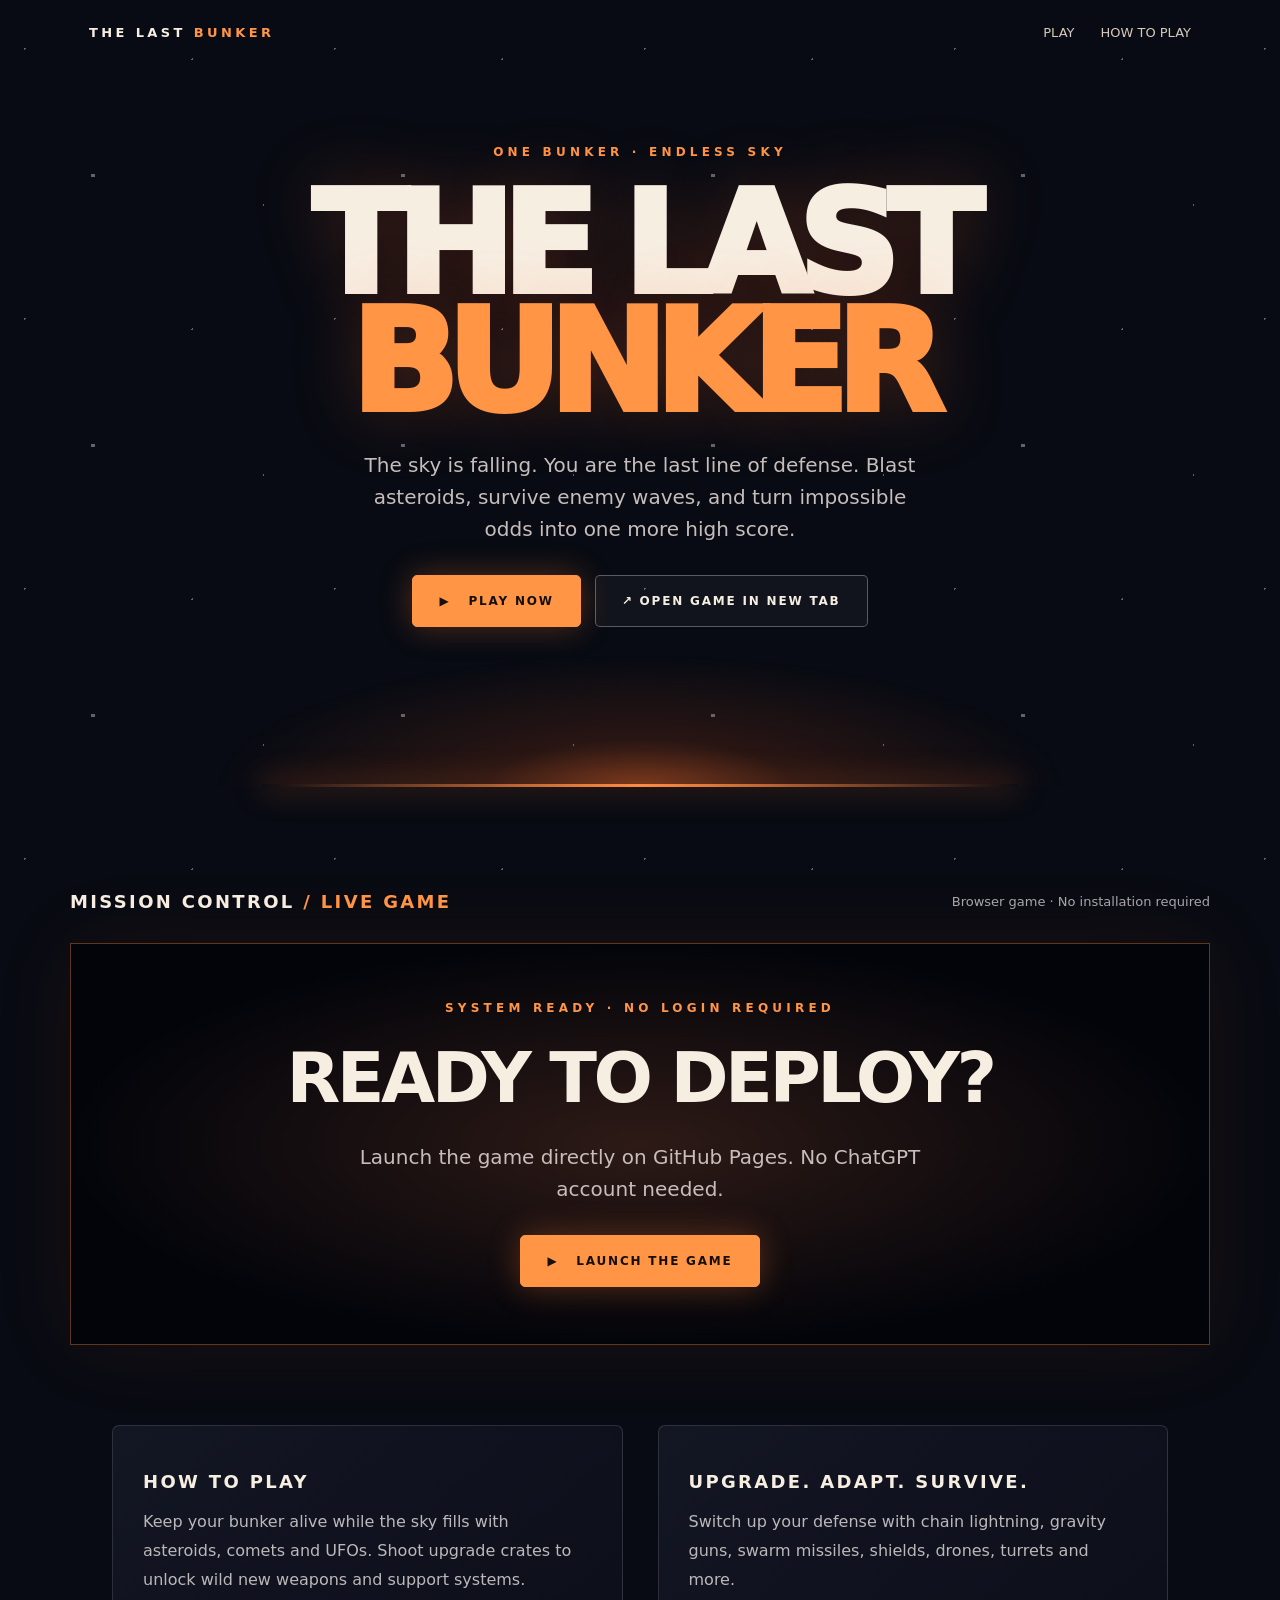
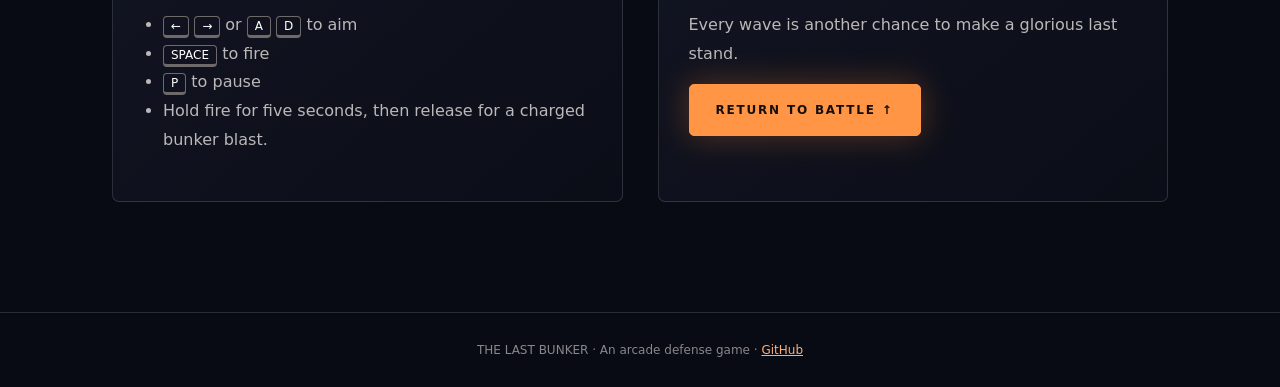
<file: index.html>
<!doctype html>
<html lang="en"><head><meta charset="utf-8"><meta name="viewport" content="width=device-width,initial-scale=1"><meta name="theme-color" content="#090d18"><meta name="description" content="The Last Bunker: a free browser-based arcade defense game. Hold the line against asteroids, comets and UFOs."><title>The Last Bunker | Play Free</title><style>
:root{color-scheme:dark;--bg:#080b13;--fg:#f7eee2;--muted:#a8a6ac;--orange:#ff9545;--line:#ffffff22}*{box-sizing:border-box}html{scroll-behavior:smooth}body{margin:0;background:var(--bg);color:var(--fg);font-family:system-ui,-apple-system,Segoe UI,sans-serif;overflow-x:hidden}body:before{content:"";position:fixed;inset:0;pointer-events:none;opacity:.36;background-image:radial-gradient(1px 1px at 8% 18%,white 98%,transparent),radial-gradient(2px 2px at 30% 65%,white 98%,transparent),radial-gradient(1px 1px at 62% 22%,white 98%,transparent),radial-gradient(1px 1px at 85% 76%,white 98%,transparent);background-size:310px 270px;animation:drift 45s linear infinite}@keyframes drift{to{background-position:310px 270px}}a{color:inherit}header{max-width:1150px;margin:auto;display:flex;align-items:center;justify-content:space-between;padding:25px 24px;gap:16px}header a{text-decoration:none}.brand{font-size:13px;letter-spacing:.26em;font-weight:900}.brand span{color:var(--orange)}nav{display:flex;gap:26px;font-size:13px;color:#d7c9bb}nav a:hover{color:var(--orange)}main{position:relative}.hero{text-align:center;padding:80px 20px 60px;max-width:950px;margin:auto}.eyebrow{color:var(--orange);font-size:12px;letter-spacing:.35em;font-weight:800}.hero h1{font-size:clamp(60px,11vw,148px);line-height:.84;letter-spacing:-.085em;margin:27px 0 26px;font-weight:1000;text-shadow:0 0 70px #ff6a263b}.hero h1 span{display:block;color:var(--orange)}.lead{max-width:570px;margin:0 auto 30px;color:#c7bdba;font-size:clamp(16px,2vw,20px);line-height:1.6}.actions{display:flex;justify-content:center;gap:14px;flex-wrap:wrap}.btn{display:inline-flex;align-items:center;justify-content:center;min-height:52px;padding:0 26px;border:1px solid #ffffff4d;border-radius:5px;background:#ffffff0a;text-decoration:none;text-transform:uppercase;letter-spacing:.15em;font-weight:850;font-size:12px;cursor:pointer;color:var(--fg)}.btn.primary{background:var(--orange);border-color:var(--orange);color:#16100c;box-shadow:0 0 32px #ff7b3350}.btn:hover{transform:translateY(-2px);filter:brightness(1.12)}.horizon{height:140px;max-width:900px;margin:20px auto 0;background:radial-gradient(ellipse at 50% 100%,#f76a2870 0%,#ff5d1a22 24%,transparent 67%);position:relative}.horizon:before{content:"";position:absolute;bottom:0;left:8%;right:8%;height:3px;background:linear-gradient(90deg,transparent,#ff8b43,transparent);box-shadow:0 0 30px #ff732f}.game-section{max-width:1180px;margin:0 auto;padding:30px 20px 80px}.section-head{display:flex;justify-content:space-between;align-items:center;gap:12px;flex-wrap:wrap;margin-bottom:16px}.section-head h2,.details h2{font-size:18px;letter-spacing:.13em;text-transform:uppercase}.small{color:var(--muted);font-size:13px}.game-shell{border:1px solid #ff8d465e;background:#02040a;box-shadow:0 0 80px #f65d1615;position:relative;min-height:400px}.game-shell iframe{width:100%;height:min(74vw,730px);min-height:400px;border:0;display:block}.fallback{padding:12px 20px;text-align:center;background:#171923;color:#aaa;font-size:12px}.fallback a{color:#ffc28d}.details{max-width:1100px;margin:0 auto 110px;padding:0 22px;display:grid;grid-template-columns:1fr 1fr;gap:35px}.panel{padding:30px;border:1px solid var(--line);background:linear-gradient(140deg,#171b29bb,#0c1019bb);border-radius:7px}.panel p,.panel li{color:#bcb8b9;line-height:1.8}.panel ul{padding-left:20px}.key{border:1px solid #6e6a69;border-bottom-width:3px;border-radius:4px;padding:2px 7px;color:#fff;font-size:12px;white-space:nowrap}footer{border-top:1px solid var(--line);padding:30px 20px;text-align:center;color:#89878c;font-size:12px}footer a{color:#ffad75}@media(max-width:650px){header{padding:20px 16px}nav{gap:12px}.hero{padding-top:55px}.details{grid-template-columns:1fr}.game-shell iframe{height:580px}.section-head h2{margin:0}}
</style></head><body><header><a class="brand" href="#top">THE LAST <span>BUNKER</span></a><nav><a href="#play">PLAY</a><a href="#how-to-play">HOW TO PLAY</a></nav></header><main id="top"><section class="hero"><div class="eyebrow">ONE BUNKER · ENDLESS SKY</div><h1>THE LAST <span>BUNKER</span></h1><p class="lead">The sky is falling. You are the last line of defense. Blast asteroids, survive enemy waves, and turn impossible odds into one more high score.</p><div class="actions"><a class="btn primary" href="./game/">▶ &nbsp; Play now</a><a class="btn" href="./game/" target="_blank" rel="noopener noreferrer">↗ Open game in new tab</a></div><div class="horizon" aria-hidden="true"></div></section><section class="game-section" id="play"><div class="section-head"><h2>Mission control <span style="color:var(--orange)">/ Live game</span></h2><span class="small">Browser game · No installation required</span></div><div class="game-shell"><div style="min-height:400px;display:flex;align-items:center;justify-content:center;flex-direction:column;text-align:center;padding:45px 20px;background:radial-gradient(ellipse at center,#2d1a16,#02040a 72%)"><div class="eyebrow">SYSTEM READY · NO LOGIN REQUIRED</div><h2 style="font-size:clamp(34px,6vw,70px);letter-spacing:-.05em;margin:22px 0">READY TO DEPLOY?</h2><p class="lead">Launch the game directly on GitHub Pages. No ChatGPT account needed.</p><a class="btn primary" href="./game/">▶ &nbsp; Launch the game</a></div></div></section><section class="details" id="how-to-play"><div class="panel"><h2>How to play</h2><p>Keep your bunker alive while the sky fills with asteroids, comets and UFOs. Shoot upgrade crates to unlock wild new weapons and support systems.</p><ul><li><span class="key">←</span> <span class="key">→</span> or <span class="key">A</span> <span class="key">D</span> to aim</li><li><span class="key">SPACE</span> to fire</li><li><span class="key">P</span> to pause</li><li>Hold fire for five seconds, then release for a charged bunker blast.</li></ul></div><div class="panel"><h2>Upgrade. Adapt. Survive.</h2><p>Switch up your defense with chain lightning, gravity guns, swarm missiles, shields, drones, turrets and more.</p><p>Every wave is another chance to make a glorious last stand.</p><a class="btn primary" href="./game/">Return to battle ↑</a></div></section></main><footer>THE LAST BUNKER · An arcade defense game · <a href="https://github.com/howardlyonart/the-last-bunker-play">GitHub</a></footer></body></html>
</file>
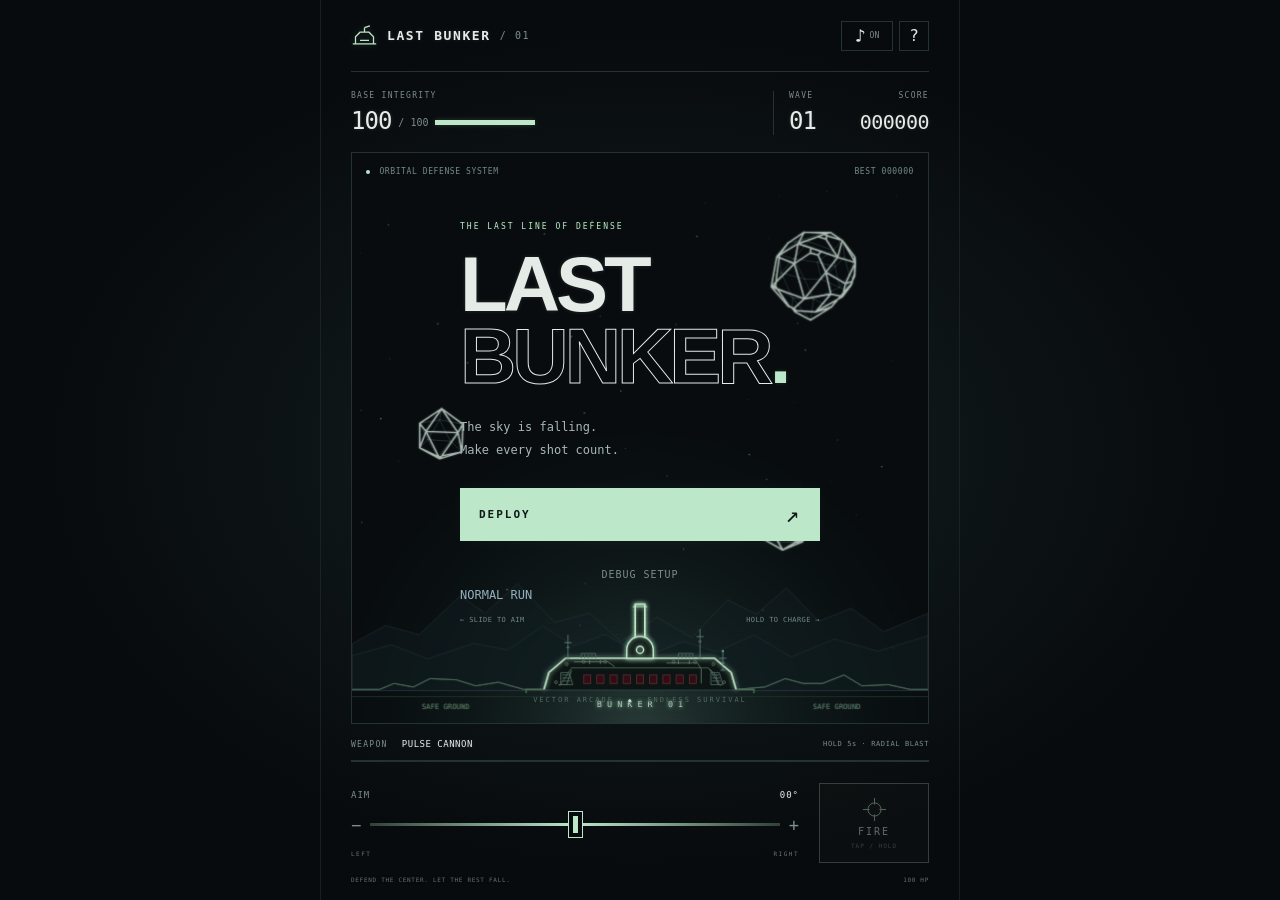
<file: game/index.html>
<!doctype html>
<html lang="en"><head><meta charset="utf-8"><meta name="viewport" content="width=device-width, initial-scale=1, viewport-fit=cover"><meta name="theme-color" content="#080b0d"><meta name="apple-mobile-web-app-capable" content="yes"><meta name="apple-mobile-web-app-status-bar-style" content="black-translucent"><meta name="description" content="Hold the line. A vector arcade defense game with tumbling 3D asteroids and charged weapons."><title>Last Bunker — Hold the line</title><link rel="icon" href="icon.svg" type="image/svg+xml"><link rel="stylesheet" href="style.css"></head>
<body><main id="app">
<header><a class="brand" href="./" aria-label="Last Bunker home"><svg viewBox="0 0 30 24" aria-hidden="true"><path d="M2 21h26M5 21v-8l5-5h10l5 5v8M10 17h10M15 8V3m0 0 6-2"/></svg>LAST BUNKER<span class="edition"> / 01</span></a><div class="tools"><button id="sound" class="icon-button" aria-label="Disable sound" aria-pressed="true" title="Sound">♪<span id="soundState">ON</span></button><button id="testTools" class="debug-tool" hidden>TEST</button><button id="help" class="icon-button" aria-label="How to play">?</button><button id="pause" class="icon-button" aria-label="Pause game" hidden>Ⅱ</button></div></header>
<section class="hud" aria-label="Game status"><div><span class="label">BASE INTEGRITY</span><div class="health-row"><strong id="health">100</strong><span class="unit">/ 100</span><div class="health-track"><i id="healthBar"></i></div></div></div><div class="wave-stat"><span class="label">WAVE</span><strong id="wave">01</strong></div><div class="score-stat"><span class="label">SCORE</span><strong id="score">000000</strong></div></section>
<section id="field" class="field" aria-label="Asteroid defense playfield"><canvas id="game"></canvas><div class="field-top"><span><i class="live-dot"></i> ORBITAL DEFENSE SYSTEM</span><span id="best">BEST 000000</span></div><div id="debugStats" class="debug-stats" aria-label="Rendering resolution and frame rate" hidden></div><div id="toast" class="toast" aria-live="polite"></div><div id="waveBanner" class="wave-banner"></div>
<div id="menu" class="overlay"><div class="menu-content"><div class="eyebrow">THE LAST LINE OF DEFENSE</div><h1>LAST<br><span>BUNKER</span><span class="title-period">.</span></h1><p id="intro" class="intro">The sky is falling.<br>Make every shot count.</p><button id="start" class="primary">DEPLOY <span>↗</span></button><button id="debugSetup" class="text-button">DEBUG SETUP</button><div id="debugSummary" class="debug-summary">NORMAL RUN</div><div class="menu-hint"><span>← SLIDE TO AIM</span><span>HOLD TO CHARGE →</span></div></div><div class="menu-bottom">VECTOR ARCADE <span>●</span> ENDLESS SURVIVAL</div></div>
<div id="pauseMenu" class="overlay shade" hidden><div class="small-panel"><div class="eyebrow">SYSTEM ON STANDBY</div><h2>HOLDING<br>THE LINE.</h2><button id="resume" class="primary">RESUME <span>↗</span></button><button id="pauseDebugSetup" class="text-button">DEBUG SETUP</button><button id="restart" class="text-button">RESTART RUN</button></div></div>
<div id="endMenu" class="overlay shade" hidden><div class="small-panel"><div class="eyebrow">SIGNAL LOST</div><h2>BASE<br>BREACHED.</h2><p id="endDescription"></p><div class="end-stats"><div><span class="label">FINAL SCORE</span><strong id="endScore"></strong></div><div><span class="label">WAVE REACHED</span><strong id="endWave"></strong></div></div><button id="endDebugSetup" class="text-button">DEBUG SETUP</button><button id="again" class="primary">DEPLOY AGAIN <span>↗</span></button></div></div>
</section>
<section class="weapon-strip"><span class="label">WEAPON <strong id="weapon">PULSE CANNON</strong></span><span id="chargeLabel">RELEASE FOR BURST</span><div class="charge-track"><i id="chargeBar"></i></div></section>
<section id="controls" class="controls"><div class="aim-control"><div class="control-title"><span>AIM</span><span id="angle">00°</span></div><div class="slider-wrap"><span>−</span><input id="aim" aria-label="Gun aim left and right" type="range" min="-72" max="72" value="0" step="0.5"><span>+</span></div><div class="ticks"><span>LEFT</span><span>RIGHT</span></div></div><button id="fire" class="fire" aria-label="Fire: tap to shoot, hold to charge, release for burst"><svg viewBox="0 0 28 28" aria-hidden="true"><circle cx="14" cy="14" r="8"/><path d="M14 0v8m0 12v8M0 14h8m12 0h8"/></svg><span>FIRE</span><small>TAP / HOLD</small></button></section>
<footer><span>DEFEND THE CENTER. LET THE REST FALL.</span><span id="recordTag">100 HP</span></footer></main>
<dialog id="debugDialog" class="debug-dialog"><form method="dialog"><button class="close" aria-label="Close debug setup">×</button></form><h2>DEBUG SETUP</h2><p>Choose your next run. Debug ammo is unlimited. Use TEST during play to switch weapons and activate boosts.</p><label for="debugMode">Run mode</label><select id="debugMode"><option value="normal">Normal game</option><option value="all">Debug · all weapons and boosts</option><option value="custom">Debug · choose from list</option></select><div id="debugChoices"><fieldset><legend>Weapons</legend><div class="debug-grid"><label><input id="debugPick-pulse" type="checkbox" checked>Pulse cannon</label><label><input id="debugPick-triple" type="checkbox" checked>Triple shot</label><label><input id="debugPick-bounce" type="checkbox" checked>Bouncing shots</label><label><input id="debugPick-missile" type="checkbox" checked>Swarm missiles</label><label><input id="debugPick-lightning" type="checkbox" checked>Chain lightning</label><label><input id="debugPick-gravity" type="checkbox" checked>Gravity gun</label><label><input id="debugPick-freeze" type="checkbox" checked>Freeze ray</label><label><input id="debugPick-acid" type="checkbox" checked>Acid shotgun</label><label><input id="debugPick-seeker" type="checkbox" checked>Seeker balls</label><label><input id="debugPick-repulser" type="checkbox" checked>Repulser blast</label><label><input id="debugPick-mount" type="checkbox" checked>Asteroid turrets</label><label><input id="debugPick-chain" type="checkbox" checked>Chain shot</label><label><input id="debugPick-thruster" type="checkbox" checked>Thruster missiles</label><label><input id="debugPick-railgun" type="checkbox" checked>Railgun</label><label><input id="debugPick-flak" type="checkbox" checked>Flak cannon</label><label><input id="debugPick-prism" type="checkbox" checked>Prism laser</label><label><input id="debugPick-singularity" type="checkbox" checked>Singularity tether</label><label><input id="debugPick-disc" type="checkbox" checked>Ricochet disc</label><label><input id="debugPick-plasma" type="checkbox" checked>Plasma brand</label></div></fieldset><fieldset><legend>Boosts</legend><div class="debug-grid"><label><input id="debugPick-charge" type="checkbox" checked>Charged bunker blast</label><label><input id="debugPick-shield" type="checkbox" checked>Shield</label><label><input id="debugPick-shield2" type="checkbox" checked>Shield II</label><label><input id="debugPick-turret" type="checkbox" checked>Ground turret</label><label><input id="debugPick-turret2" type="checkbox" checked>Turret II</label><label><input id="debugPick-drone" type="checkbox" checked>Fighter drone</label><label><input id="debugPick-minelayer" type="checkbox" checked>Minelayer</label><label><input id="debugPick-interceptor" type="checkbox" checked>Interceptor battery</label><label><input id="debugPick-magnet" type="checkbox" checked>Salvage magnet</label><label><input id="debugPick-armor" type="checkbox" checked>Reactive armor</label><label><input id="debugPick-overdrive" type="checkbox" checked>Overdrive capacitor</label></div></fieldset></div><p id="debugError" role="alert" hidden>Choose at least one weapon.</p><button id="saveDebug" class="secondary">SAVE SETUP</button><p>Your selection is remembered on this device.</p></dialog>
<dialog id="testDialog" class="debug-dialog"><form method="dialog"><button class="close" aria-label="Return to game">×</button></form><h2>TEST LOADOUT</h2><p>Switch weapons or activate a boost, then return to play.</p><label for="testWeapon">Weapon · unlimited ammo</label><select id="testWeapon"><option id="testOption-pulse" value="pulse">Pulse cannon</option><option id="testOption-triple" value="triple">Triple shot</option><option id="testOption-bounce" value="bounce">Bouncing shots</option><option id="testOption-missile" value="missile">Swarm missiles</option><option id="testOption-lightning" value="lightning">Chain lightning</option><option id="testOption-gravity" value="gravity">Gravity gun</option><option id="testOption-freeze" value="freeze">Freeze ray</option><option id="testOption-acid" value="acid">Acid shotgun</option><option id="testOption-seeker" value="seeker">Seeker balls</option><option id="testOption-repulser" value="repulser">Repulser blast</option><option id="testOption-mount" value="mount">Asteroid turrets</option><option id="testOption-chain" value="chain">Chain shot</option><option id="testOption-thruster" value="thruster">Thruster missiles</option><option id="testOption-railgun" value="railgun">Railgun</option><option id="testOption-flak" value="flak">Flak cannon</option><option id="testOption-prism" value="prism">Prism laser</option><option id="testOption-singularity" value="singularity">Singularity tether</option><option id="testOption-disc" value="disc">Ricochet disc</option><option id="testOption-plasma" value="plasma">Plasma brand</option></select><button id="equipTestWeapon" class="secondary">EQUIP WEAPON</button><fieldset><legend>Boosts</legend><div class="debug-grid"><button id="testBoost-charge" class="secondary">Charged bunker blast</button><button id="testBoost-shield" class="secondary">Shield</button><button id="testBoost-shield2" class="secondary">Shield II</button><button id="testBoost-turret" class="secondary">Ground turret</button><button id="testBoost-turret2" class="secondary">Turret II</button><button id="testBoost-drone" class="secondary">Fighter drone</button><button id="testBoost-minelayer" class="secondary">Minelayer</button><button id="testBoost-interceptor" class="secondary">Interceptor battery</button><button id="testBoost-magnet" class="secondary">Salvage magnet</button><button id="testBoost-armor" class="secondary">Reactive armor</button><button id="testBoost-overdrive" class="secondary">Overdrive capacitor</button></div></fieldset><p id="testFeedback" aria-live="polite"></p><button id="returnTest" class="secondary">RETURN TO GAME</button></dialog>
<dialog id="helpDialog"><form method="dialog"><button class="close" aria-label="Close instructions">×</button></form><div class="eyebrow">FIELD MANUAL / 01</div><h2>HOLD THE LINE.</h2><p>Your bunker covers the middle third of the ground. Asteroids that land to either side do no damage.</p><div class="manual-row"><strong>AIM + FIRE</strong><p>Slide to rotate the gun. Tap for a shot. Hold for rapid fire while charging with ordinary weapons. Lightning, gravity, freeze, repulser, asteroid turrets and thruster missiles wait to fire until you release. Nine red lights on the bunker fill from the middle outward and pulse when ready. After 5 seconds, release a radial energy blast from the bunker that deals 4 damage to each target it reaches.</p></div><div class="manual-row"><strong>WEAPON CRATES</strong><p>All weapons collect glowing diamond crates on contact, including lightning, chains and damaging shockwaves. Crates landing on your bunker are collected too. Each collected crate advances your weapon. Missed upgrades can drop again. Blue SHIELD crates add a circular transparent dome that absorbs three impacts, alongside your current weapon. Collecting another refreshes its three charges. AUTO TURRET crates deploy a weak gun on a ground flank. It fires three-shot bursts automatically. A second deploys on the opposite flank; only two can be placed per run. Any enemy impact destroys a turret, and UFOs target them too.</p></div><div class="manual-row"><strong>WEAPON PROGRESSION</strong><p>Single → triple → bouncing shots → swarming missiles → chain lightning → gravity gun → freeze ray → acid rounds. Triple fires across a 15° spread; bouncing shots fire at half that rate, keep that spread and reflect off the walls and ceiling, stopping at the ground or bunker. Each swarm fires five tiny missiles. Aim within 3° of a target to lock on at launch: the missiles fan out, briefly slow, then accelerate hard toward it. Unlocked missiles wander and slow down. Faster missiles leave longer exhaust trails that fade over half a second. Chain lightning gives five shots, with three branching tiers dealing 8, 4, then 2 damage. Each shot produces one main lightning strike with fine cosmetic tendrils, increasing in number on smaller branches and tapering to nothing. It strikes immediately with long branches, a white flash, and a 0.4-second time freeze and recovery, then returns to missiles after its fifth use. Lightning fires once on release; holding only charges the bunker blast. The gravity gun gives five shots, firing once on release. Holding only charges the boost. A hit creates a black hole that pulls threats and loose debris within half the screen width into its center for about three seconds, then fades. Its white glow surrounds infalling debris that heats from black through red, orange, and yellow to white. Once spent, it returns to missiles. The freeze ray gives six shots on release in a cold blue 40° fan. Frozen threats stop moving and attacking; the next shot completely shatters them. Asteroid collisions shatter frozen rocks too. The acid shotgun fires seven green pellets in a roughly 36° fan every 0.75 seconds. Its pellets dissolve wireframe lines outward from each impact and deal damage over 0.75 seconds. After gravity is unlocked, crates cycle through freeze, acid, lightning, gravity, seekers, repulser, asteroid turrets, chain shot and thruster missiles. Upgrades preserve held input and your charge.</p></div><div class="manual-row"><strong>REINFORCEMENTS</strong><p>FIGHTER DRONE bonuses send a tiny jet on a twenty-second patrol. It fires one-pixel rounds in bursts of six. MINELAYER bonuses launch an armored craft from the pickup location to place ten contact mines, then leave. Red spiked mines blink and drift in a slow, turbulent orbit around their drop point. Mines explode on contact with hostile threats and damage nearby threats. Neither bonus changes your current weapon. SHIELD II upgrades your dome to two layers and six impacts. TURRET II replaces your ground guns with triple-shot turrets that survive three hits each.</p></div><div class="manual-row"><strong>SPECIAL WEAPONS</strong><p>SEEKER BALLS give twenty shots. Spiky rounds curve toward nearby threats and explode for 10 damage on contact. REPULSER gives one shot on release: its expanding energy front completely destroys every threat it crosses. ASTEROID TURRETS give three shots on release. Hit an asteroid to freeze it in place and install an autonomous gun. Your weapons pass through these friendly rocks. They stay until another asteroid, comet, UFO or torpedo collides with them. They do not hold up the next wave. CHAIN SHOT fires two weighted projectiles connected by a flexible chain. The weights pull it open and swing under tension and gravity; any hostile threat struck by a projectile or link explodes completely. THRUSTER MISSILES give ten shots on release. A thin, shimmering red laser sight shows your firing direction. Hit an asteroid to attach a visible engine that accelerates it off-screen, earning its normal score when it leaves. All upgrades keep your charge.</p></div><div class="manual-row"><strong>EXPANDED ARSENAL</strong><p>RAILGUN fires on release: holding increases damage and penetration. FLAK fires on release: longer holds set a higher burst altitude, showering short-lived fragments. PRISM LASER sustains a beam while held and splits into three weaker rays on impact. SINGULARITY TETHER fires on release and pulls two threats near your aim together until they collide. RICOCHET DISC cuts through enemies, bounces off edges, then returns to the bunker. PLASMA BRAND marks its target; when that target dies, the charge jumps to a nearby threat with increased damage. These weapons join the late-game crate cycle.</p></div><div class="manual-row"><strong>BUNKER SYSTEMS</strong><p>INTERCEPTOR BATTERY automatically launches rockets at the most urgent incoming torpedoes. SALVAGE MAGNET pulls crates within 220 units toward the bunker. REACTIVE ARMOR absorbs one unshielded bunker impact and retaliates with an upward shrapnel cone; another crate reloads it. OVERDRIVE CAPACITOR grants four seconds of faster fire and quicker recoil recovery whenever a full charge releases its radial blast. These four upgrades stack with your current weapon and last for the run, except spent armor.</p></div><div class="manual-row"><strong>DEBUG MODE</strong><p>Open DEBUG SETUP before deploying. Choose all weapons and boosts, or select a test list. Your setup is remembered on this device. During a debug run, TEST lets you switch weapons with unlimited ammo and activate your selected boosts. Debug runs do not change your best score. Choose Normal game in setup to restore regular progression.</p></div><div class="manual-row"><strong>NEW THREATS</strong><p>Comets streak toward the bunker once or twice per wave. They take 4 ordinary hits and deal 20 damage. A UFO enters lower as waves get harder and fires barrages of photon torpedoes. Each torpedo takes one hit to destroy and deals 2 damage to the bunker; the UFO takes 8 hits.</p></div><div class="damage-table"><span>LARGE <b>50 HP</b><small>Splits into 2 medium</small></span><span>MEDIUM <b>20 HP</b><small>Splits into 3 tiny</small></span><span>TINY <b>5 HP</b><small>Destroyed on impact</small></span></div><button id="swap" class="secondary">SWAP CONTROL SIDES</button><p class="desktop-note">Keyboard: ← → or A / D to aim · Space to fire · P to pause</p></dialog>
<script type="module" src="game.js?v=b0edb1b3bbff"></script></body></html>
</file>
<file: game/style.css>
:root{color-scheme:dark;--bg:#080b0d;--ink:#e5ece8;--dim:#7b8b8e;--line:#243236;--mint:#bce8c9;--hot:#ffa071}*{box-sizing:border-box}html,body{margin:0;background:var(--bg);height:100%;overscroll-behavior:none}body{font-family:ui-monospace,SFMono-Regular,Menlo,Consolas,monospace;color:var(--ink);-webkit-user-select:none;user-select:none}button,input,a{-webkit-tap-highlight-color:transparent}button{font-family:inherit;cursor:pointer;color:inherit}button:focus-visible,a:focus-visible,input:focus-visible{outline:2px solid var(--mint);outline-offset:4px}button:disabled{opacity:.4;cursor:default}[hidden]{display:none!important}#app{max-width:640px;height:100svh;min-height:480px;margin:auto;padding:env(safe-area-inset-top) 22px env(safe-area-inset-bottom);display:flex;flex-direction:column}header{height:65px;flex:none;border-bottom:1px solid var(--line);display:flex;align-items:center;justify-content:space-between}.brand{font-size:13px;letter-spacing:1.6px;font-weight:800;color:var(--ink);text-decoration:none;display:flex;align-items:center;gap:9px}.brand svg{width:27px;fill:none;stroke:var(--mint);stroke-width:1.4}.edition{color:var(--dim);font-weight:400;font-size:10px}.tools{display:flex;gap:6px;align-items:center}.icon-button{border:1px solid var(--line);background:transparent;width:30px;height:30px;font-size:16px;display:grid;place-items:center;position:relative}.icon-button:first-child{width:52px;display:flex;justify-content:center;gap:4px;font-size:18px}.icon-button span{font-size:8px;color:var(--dim)}.hud{display:grid;grid-template-columns:1fr 54px 84px;gap:18px;padding:19px 0 17px;flex:none}.label{font-size:8px;letter-spacing:1.3px;color:var(--dim);display:block}.hud strong{font-size:24px;font-weight:400;letter-spacing:-1px;display:inline-block;margin-top:7px}.health-row{display:flex;align-items:center;gap:7px}.unit{font-size:10px;color:var(--dim);margin-top:9px}.health-track{height:5px;flex:1;background:#21302b;margin-top:10px;max-width:100px}.health-track i{display:block;height:100%;width:100%;background:var(--mint);transition:width .15s}.score-stat{text-align:right}.score-stat strong{font-size:20px;letter-spacing:-.5px;margin-top:10px}.wave-stat{border-left:1px solid var(--line);padding-left:15px}.field{position:relative;flex:1;min-height:200px;overflow:hidden;border:1px solid var(--line);background:#080c0e}.field:after{content:'';pointer-events:none;position:absolute;inset:0;background:repeating-linear-gradient(transparent 0,transparent 3px,#00000013 4px);opacity:.7}canvas{display:block;width:100%;height:100%;touch-action:none}.field-top{position:absolute;top:14px;left:14px;right:14px;display:flex;justify-content:space-between;gap:8px;color:#748985;font-size:7px;letter-spacing:.6px;pointer-events:none}.live-dot{display:inline-block;width:4px;height:4px;background:var(--mint);border-radius:50%;margin-right:4px}.overlay{position:absolute;inset:0;z-index:4;display:flex;align-items:center;justify-content:center}.menu-content{width:100%;padding:35px 30px 65px;max-width:420px}.eyebrow{color:var(--mint);font-size:8px;letter-spacing:2px;margin-bottom:18px}h1{font-family:Arial,Helvetica,sans-serif;font-size:clamp(52px,12vw,78px);line-height:.92;letter-spacing:-4px;margin:0;font-weight:900;text-shadow:0 3px 30px #080b0d}h1>span:not(.title-period){-webkit-text-stroke:1px var(--ink);color:transparent}.title-period{color:var(--mint)}.intro{color:#a8b7b5;font-size:12px;line-height:1.9;margin:23px 0 26px}.primary{width:100%;display:flex;align-items:center;justify-content:space-between;background:var(--mint);color:#101916;border:0;height:53px;padding:0 19px;letter-spacing:2px;font-size:11px;font-weight:700}.primary span{font-size:23px;font-weight:400}.primary:hover{background:#d8f5df}.menu-hint{display:flex;justify-content:space-between;color:#718983;font-size:7px;letter-spacing:.4px;margin-top:14px;gap:10px}.menu-bottom{position:absolute;bottom:19px;color:#536964;font-size:7px;letter-spacing:2px}.menu-bottom span{color:var(--mint);margin:0 8px;font-size:5px}.shade{background:#080c0eea;backdrop-filter:blur(4px)}.small-panel{width:100%;max-width:390px;padding:25px}.small-panel h2,dialog h2{font-family:Arial,Helvetica,sans-serif;font-size:42px;line-height:1;letter-spacing:-2px;margin:0 0 24px}.small-panel p{font-size:11px;line-height:1.7;color:var(--dim)}.text-button{width:100%;border:0;background:none;color:var(--dim);font-size:10px;letter-spacing:1px;padding:20px 0 0}.end-stats{display:flex;justify-content:space-between;margin:25px 0}.end-stats strong{font-size:24px;display:block;margin-top:10px}.toast{position:absolute;top:42px;left:0;right:0;text-align:center;font-size:10px;letter-spacing:1px;color:var(--mint);pointer-events:none;opacity:0;transition:opacity .15s;z-index:3}.toast.visible{opacity:1}.wave-banner{position:absolute;top:35%;left:0;right:0;text-align:center;font-size:24px;letter-spacing:5px;color:var(--mint);pointer-events:none;opacity:0;transition:opacity .25s}.wave-banner.visible{opacity:1}.weapon-strip{flex:none;display:flex;justify-content:space-between;align-items:center;position:relative;padding:15px 0 13px;margin-bottom:8px}.weapon-strip .label{font-size:8px}.weapon-strip strong{font-size:9px;color:var(--ink);font-weight:400;letter-spacing:.5px;margin-left:8px}#chargeLabel{font-size:7px;letter-spacing:.6px;color:var(--dim)}.charge-track{position:absolute;left:0;right:0;height:2px;bottom:0;background:var(--line)}.charge-track i{display:block;width:0;height:100%;background:var(--mint)}.charge-track.full i{background:var(--hot);box-shadow:0 0 8px var(--hot)}.controls{display:flex;gap:20px;flex:none;height:96px;align-items:center;touch-action:none}.controls.swapped{flex-direction:row-reverse}.aim-control{flex:1}.control-title{display:flex;justify-content:space-between;font-size:9px;letter-spacing:1px;color:var(--dim)}#angle{color:var(--ink)}.slider-wrap{display:flex;align-items:center;gap:9px;margin:11px 0}.slider-wrap>span{font-size:17px;color:var(--dim)}input[type=range]{appearance:none;-webkit-appearance:none;width:100%;height:28px;margin:0;background:transparent;cursor:ew-resize;touch-action:none}input[type=range]::-webkit-slider-runnable-track{height:3px;background:linear-gradient(to right,#30423a,var(--mint),#30423a)}input[type=range]::-webkit-slider-thumb{appearance:none;-webkit-appearance:none;height:25px;width:13px;background:var(--mint);border:4px solid var(--bg);outline:1px solid var(--mint);margin-top:-11px;border-radius:0}input[type=range]::-moz-range-track{height:3px;background:#536c60}input[type=range]::-moz-range-thumb{height:19px;width:9px;background:var(--mint);border:3px solid var(--bg);border-radius:0}.ticks{display:flex;justify-content:space-between;font-size:6px;letter-spacing:1.5px;color:#62776e}.fire{width:88px;height:80px;border:1px solid #728e7d;background:#bce8c90a;display:flex;flex-direction:column;align-items:center;justify-content:center;gap:5px;touch-action:none}.fire svg{width:23px;height:23px;fill:none;stroke:var(--mint);stroke-width:1.2}.fire>span{font-size:10px;letter-spacing:2px}.fire small{font-size:6px;color:var(--dim);letter-spacing:1px}.fire.held{background:#bce8c927;border-color:var(--mint);box-shadow:inset 0 0 20px #bce8c914}footer{flex:none;height:24px;display:flex;justify-content:space-between;align-items:flex-start;color:#62706f;font-size:6px;letter-spacing:.7px}dialog{max-width:430px;width:calc(100% - 32px);max-height:85svh;overflow:auto;background:#101719;color:var(--ink);border:1px solid #4c6359;padding:30px 24px}dialog::backdrop{background:#000b;backdrop-filter:blur(5px)}.close{position:absolute;right:15px;top:10px;background:none;border:0;font-size:26px;color:var(--dim)}dialog p{font-size:11px;line-height:1.75;color:#a4b5b0}dialog h2{font-size:29px}.manual-row{border-top:1px solid var(--line);padding-top:15px;margin-top:18px}.manual-row strong{font-size:10px;color:var(--mint);letter-spacing:1px}.damage-table{display:grid;grid-template-columns:repeat(3,1fr);gap:8px;margin:23px 0}.damage-table span{font-size:8px;color:var(--dim)}.damage-table b{font-size:16px;color:var(--hot);display:block;margin:8px 0}.damage-table small{font-size:8px;line-height:1.5;display:block}.secondary{width:100%;border:1px solid #53685e;height:40px;background:none;font-size:9px;letter-spacing:1px}.desktop-note{font-size:9px!important} @media(min-width:650px){body{background:radial-gradient(ellipse at center,#142020,#080b0d 65%)}#app{border-left:1px solid #24323688;border-right:1px solid #24323688;padding-left:30px;padding-right:30px}header{height:72px}.field-top{font-size:8px}.controls{height:106px}.fire{width:110px}}@media(max-height:680px){#app{padding-left:16px;padding-right:16px}header{height:45px}.hud{padding:10px 0;gap:12px}.hud strong{font-size:20px}.menu-content{padding-top:25px;padding-bottom:36px}h1{font-size:52px}.intro{margin:15px 0;font-size:11px}.eyebrow{margin-bottom:12px}.primary{height:43px}.menu-bottom{bottom:10px}.controls{height:79px}.fire{height:65px}.weapon-strip{padding:11px 0}.small-panel h2{font-size:34px}}@media(prefers-reduced-motion:reduce){*{transition:none!important}} 

/* Match the canvas phosphor glow without softening layout edges. */
.brand,h1,h2,.hud strong,.eyebrow,.field-top,.toast,.wave-banner,.weapon-strip,#angle,.fire>span,footer,.manual-row strong,.damage-table b{text-shadow:0 0 4px color-mix(in srgb,currentColor 15%,transparent)}
.brand svg,.fire svg{filter:drop-shadow(0 0 3px #bce8c935)}
.health-track i,.charge-track i{box-shadow:0 0 5px #bce8c932}
.primary{box-shadow:0 0 12px #bce8c90a}

.debug-tool{border:1px solid #597080;background:#122029;color:#a9dfff;font-size:12px;padding:7px;min-height:34px}.debug-summary{font-size:12px;color:#93b1bd;margin:0 0 10px}.debug-dialog{width:min(540px,calc(100vw - 24px));max-height:88svh;padding:24px;overflow-y:auto}.debug-dialog h2{font-size:24px}.debug-dialog p,.debug-dialog label,.debug-dialog legend,.debug-dialog button,.debug-dialog select{font-size:14px;line-height:1.5}.debug-dialog select{font:inherit;font-size:14px;color:var(--ink);background:#142127;border:1px solid #526973;width:100%;padding:12px;margin:8px 0 14px}.debug-dialog fieldset{border:1px solid var(--line);margin:14px 0;padding:14px}.debug-dialog legend{color:#bce8c9}.debug-grid{display:grid;grid-template-columns:repeat(2,minmax(0,1fr));gap:10px}.debug-grid label{display:flex;align-items:center;gap:8px;min-height:36px}.debug-grid input{accent-color:#a9dfff;width:18px;height:18px;flex:none}.debug-dialog .secondary{height:auto;min-height:44px;padding:8px;letter-spacing:0}.debug-dialog .close{font-size:28px}.debug-dialog #debugError{color:#ff8c81}#debugSetup{margin:8px 0}.menu-content{max-height:100%;overflow-y:auto}@media(max-width:360px){.debug-dialog{padding:18px}.debug-grid{grid-template-columns:1fr}}

@media(max-width:430px){header .edition{display:none}.tools{gap:4px}.brand{font-size:11px;letter-spacing:1px}.brand svg{width:22px;margin-right:6px}.debug-tool{padding:5px}}

.debug-stats{position:absolute;top:32px;left:12px;z-index:5;pointer-events:none;white-space:pre; font-size:12px;line-height:1.5;font-variant-numeric:tabular-nums;color:#c4e6dc;background:#080c0ecc;padding:4px 7px;border:1px solid #40574f80}
</file>
